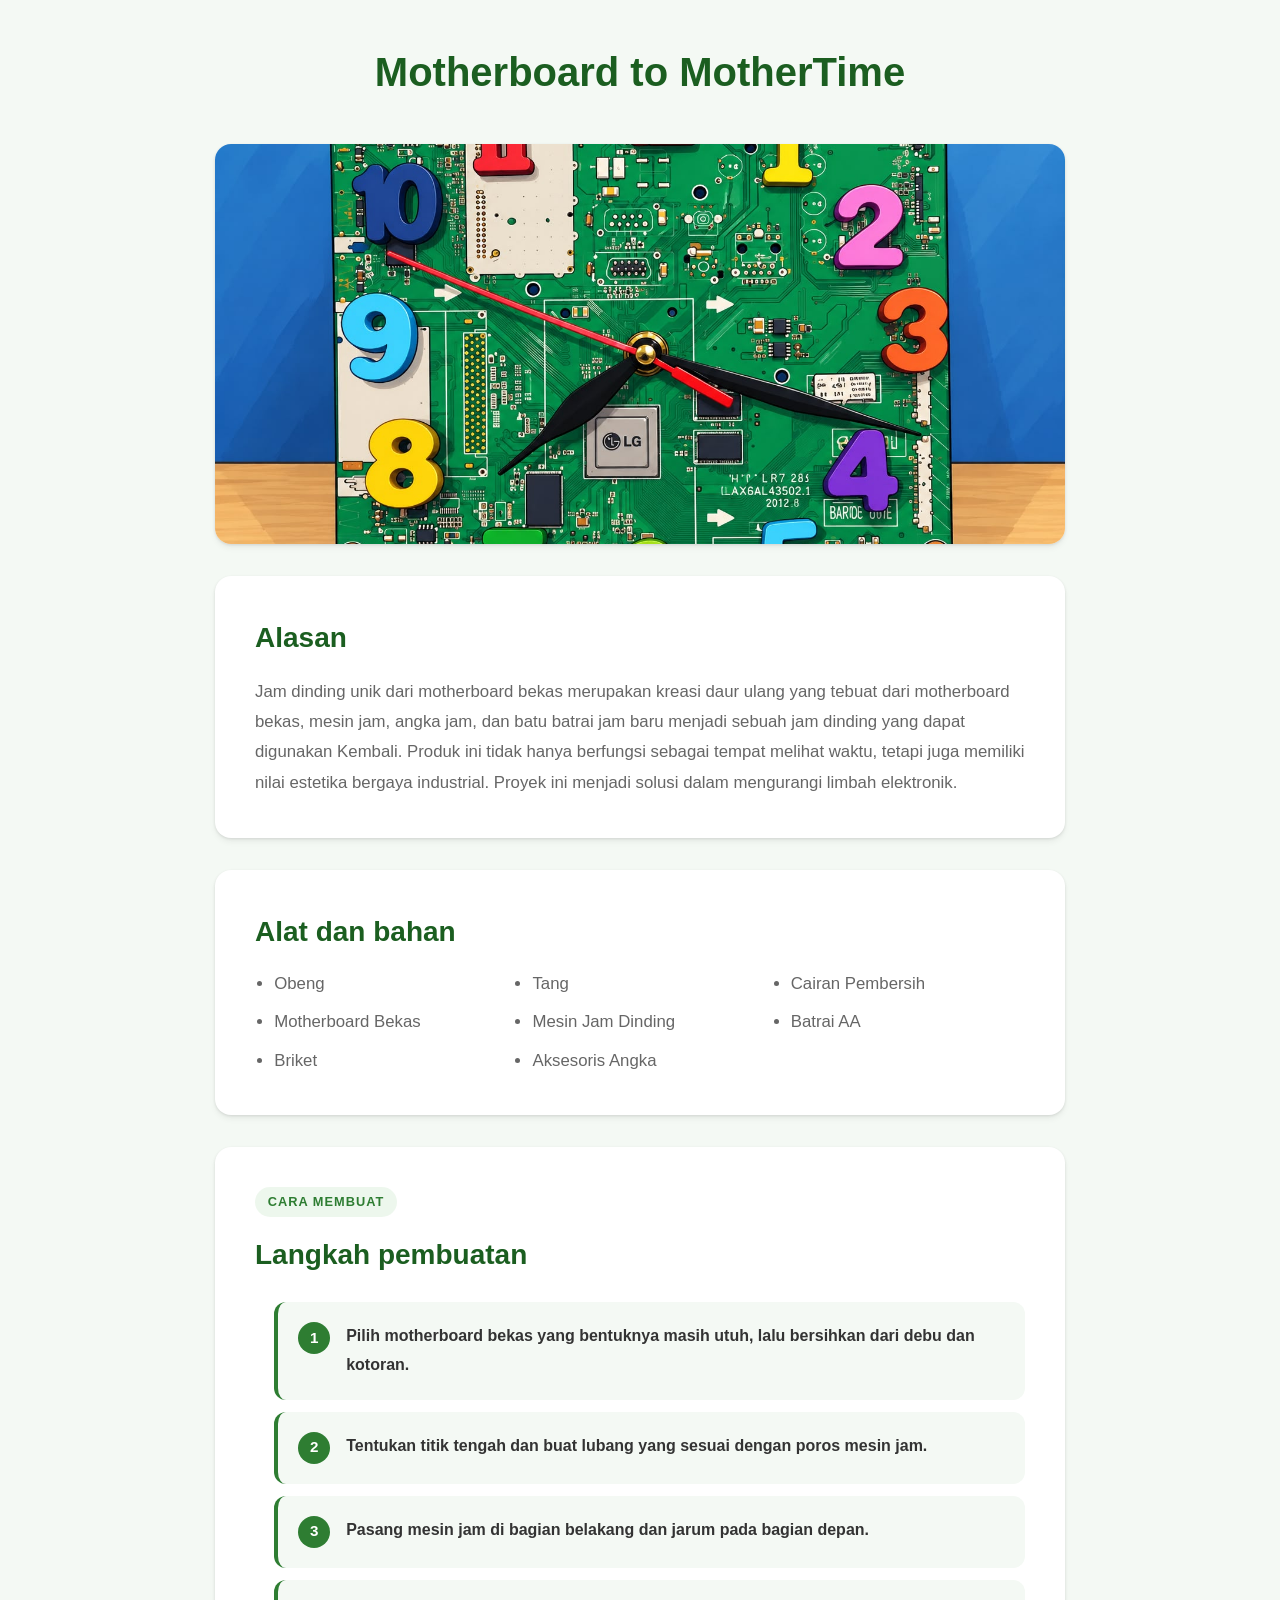
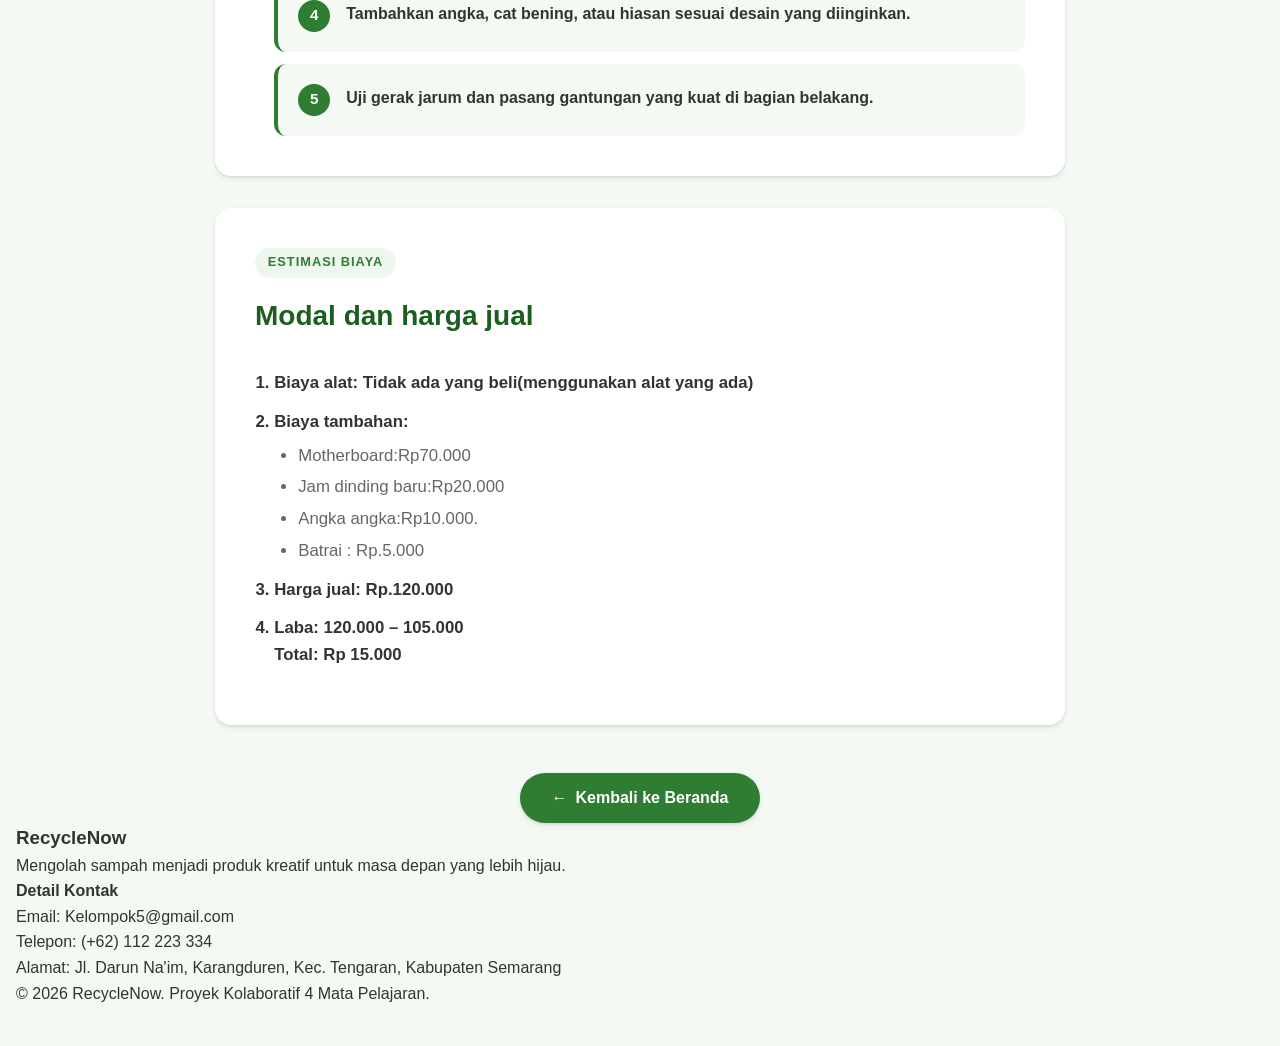
<file: ipas/produk1.html>
<!DOCTYPE html>
<html lang="id">
<head>
    <meta charset="UTF-8">
    <meta name="viewport" content="width=device-width, initial-scale=1.0">
    <title>Jam Motherboard — Sampah Jadi Berkah</title>
    <link rel="stylesheet" href="style.css">
</head>
<body>
  
    <main class="main-container">
        
        <!-- Header Judul -->
        <header class="page-header">
            <h1>Motherboard to MotherTime</h1>
        </header>

        <!-- Gambar Utama -->
        <div class="hero-image-card">
            <img src="../images/WhatsApp Image 2026-10-29 at 12.10.19.jpeg">
        </div>

        <!-- Kartu 1: Produk Daur Ulang Elektronik -->
        <section class="content-card">
            <h2>Alasan</h2>
            <p>Jam dinding unik dari motherboard bekas merupakan kreasi daur ulang yang tebuat dari motherboard bekas, mesin jam, angka jam, dan batu batrai jam baru menjadi sebuah jam dinding yang dapat digunakan Kembali. Produk ini tidak hanya berfungsi sebagai tempat melihat waktu, tetapi juga memiliki nilai estetika bergaya industrial. Proyek ini menjadi solusi dalam mengurangi limbah elektronik.</p>
        </section>

        <!-- Kartu 2: Alat dan Bahan -->
        <section class="content-card">
            <h2>Alat dan bahan</h2>
            <ul>
                <li>Obeng</li>
                <li>Tang</li>
                <li>Cairan Pembersih</li>
                <li>Motherboard Bekas	</li>
                <li>Mesin Jam Dinding</li>
                <li>Batrai AA</li>
                <li>Briket</li>
                <li>Aksesoris Angka</li>
           </ul>
        </section>

        <!-- Kartu 4: Cara Membuat -->
        <section class="content-card">
            <span class="section-tag">CARA MEMBUAT</span>
            <h2>Langkah pembuatan</h2>
            <ol class="step-list">
                <li>
                    <span class="step-num">1</span>
                    <p>Pilih motherboard bekas yang bentuknya masih utuh, lalu bersihkan dari debu dan kotoran.</p>
                </li>
                <li>
                    <span class="step-num">2</span>
                    <p>Tentukan titik tengah dan buat lubang yang sesuai dengan poros mesin jam.</p>
                </li>
                <li>
                    <span class="step-num">3</span>
                    <p>Pasang mesin jam di bagian belakang dan jarum pada bagian depan.</p>
                </li>
                <li>
                    <span class="step-num">4</span>
                    <p>Tambahkan angka, cat bening, atau hiasan sesuai desain yang diinginkan.</p>
                </li>
                <li>
                    <span class="step-num">5</span>
                    <p>Uji gerak jarum dan pasang gantungan yang kuat di bagian belakang.</p>
                </li>
            </ol>
        </section>

        <!-- Kartu 5: Estimasi Biaya -->
        <section class="content-card">
            <span class="section-tag">ESTIMASI BIAYA</span>
            <h2>Modal dan harga jual</h2>
             <p>
                    <ol>
                        <li>Biaya alat: Tidak ada yang beli(menggunakan alat yang ada)</li>
                        <li>Biaya tambahan:
                              <ul type="dics">
                                  <li>Motherboard:Rp70.000</li>
                                  <li>Jam dinding baru:Rp20.000</li>
                                  <li>Angka angka:Rp10.000.</li>
                                  <li>Batrai : Rp.5.000</li>
                              </ul>
                       </li>
                       <li>Harga jual: Rp.120.000</li>
                       <li>Laba: 120.000 – 105.000<br>Total: Rp 15.000</li>
                    </ol>
              </p>
        </section>

        <!-- Tombol Kembali ke Beranda -->
        <div class="back-btn-container">
            <a href="../index.html" class="btn-kembali">
                <span>←</span>
                <span>Kembali ke Beranda</span>
            </a>
        </div>

    </main>
<footer class="footer">
    <div class="container">
        <h3>RecycleNow</h3>

        <p>
            Mengolah sampah menjadi produk kreatif
            untuk masa depan yang lebih hijau.
        </p>

        <div class="footer-contact">
            <h4>Detail Kontak</h4>

            <p>Email: Kelompok5@gmail.com</p>
            <p>Telepon: (+62) 112 223 334</p>
            <p>
                Alamat: Jl. Darun Na'im, Karangduren,
                Kec. Tengaran, Kabupaten Semarang
            </p>
        </div>

        <p class="copyright">
            &copy; 2026 RecycleNow.
            Proyek Kolaboratif 4 Mata Pelajaran.
        </p>
    </div>
</footer>
</body>
</html>
</file>
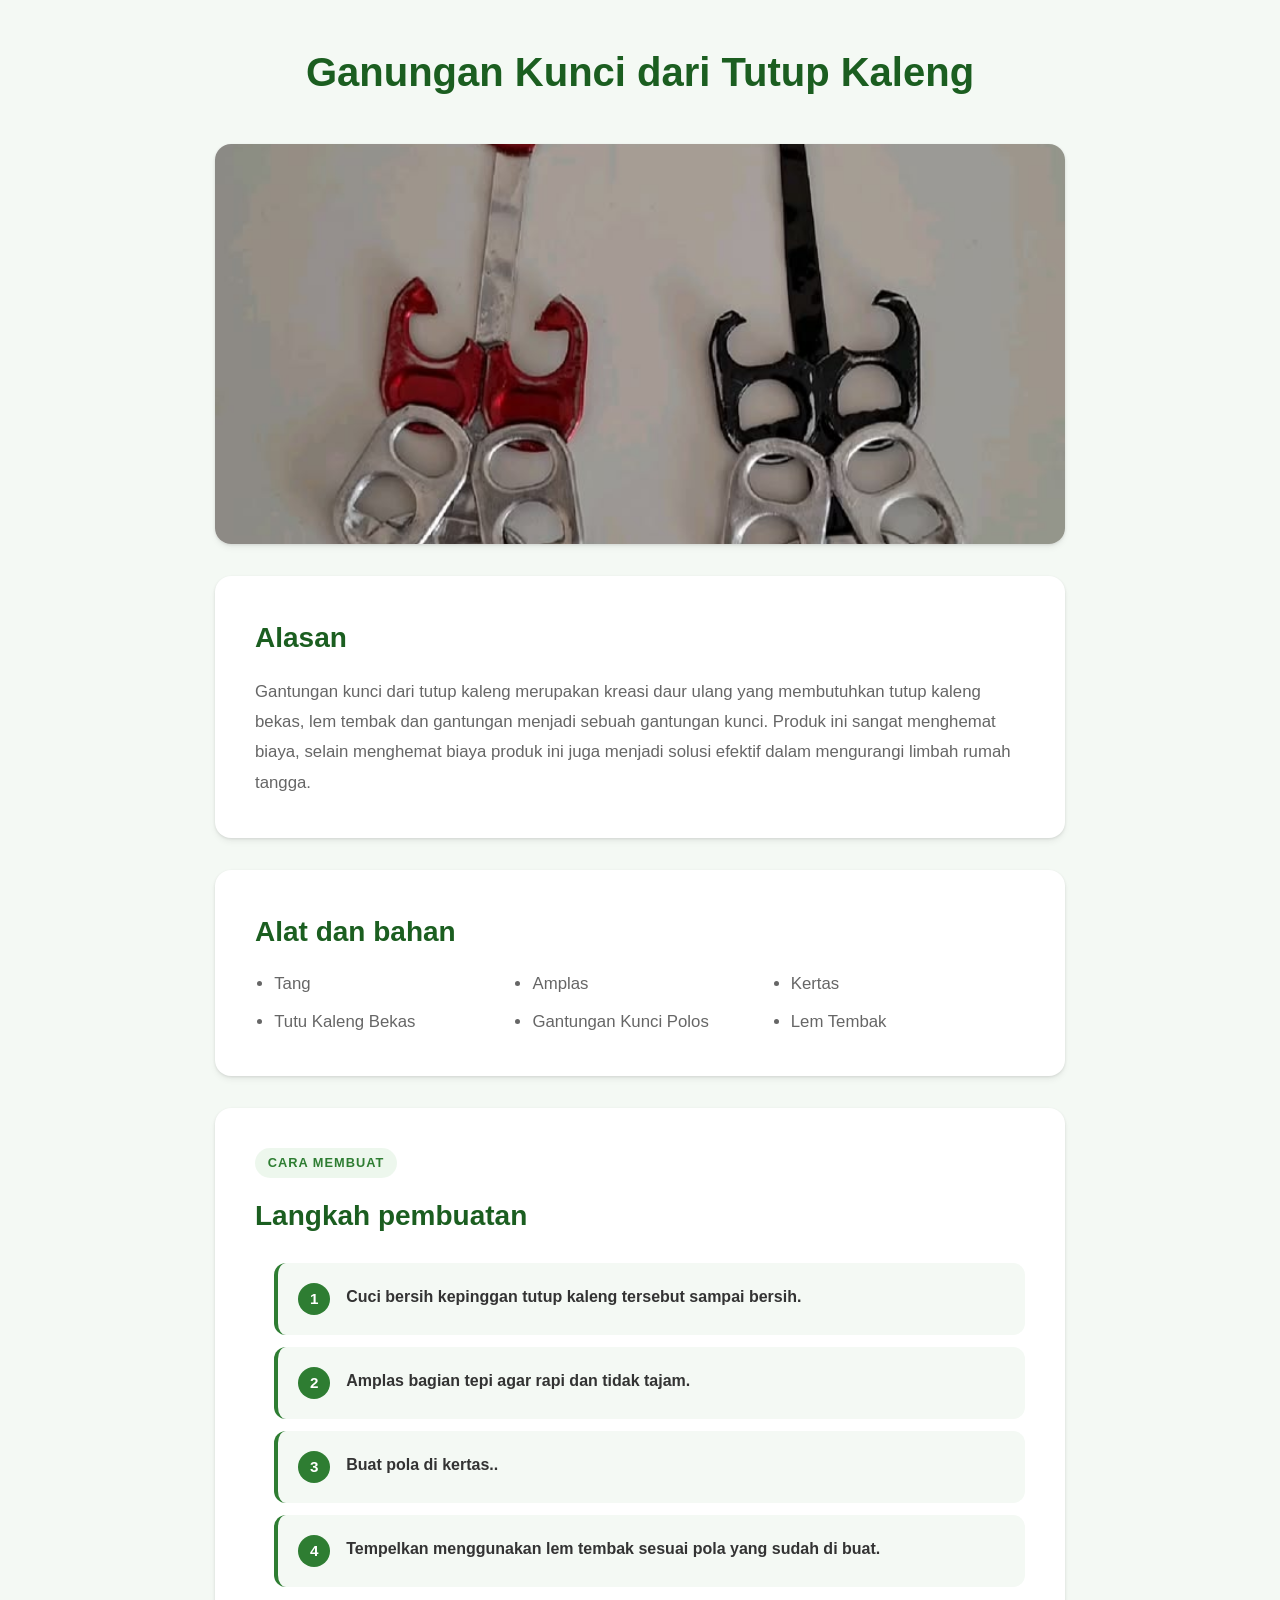
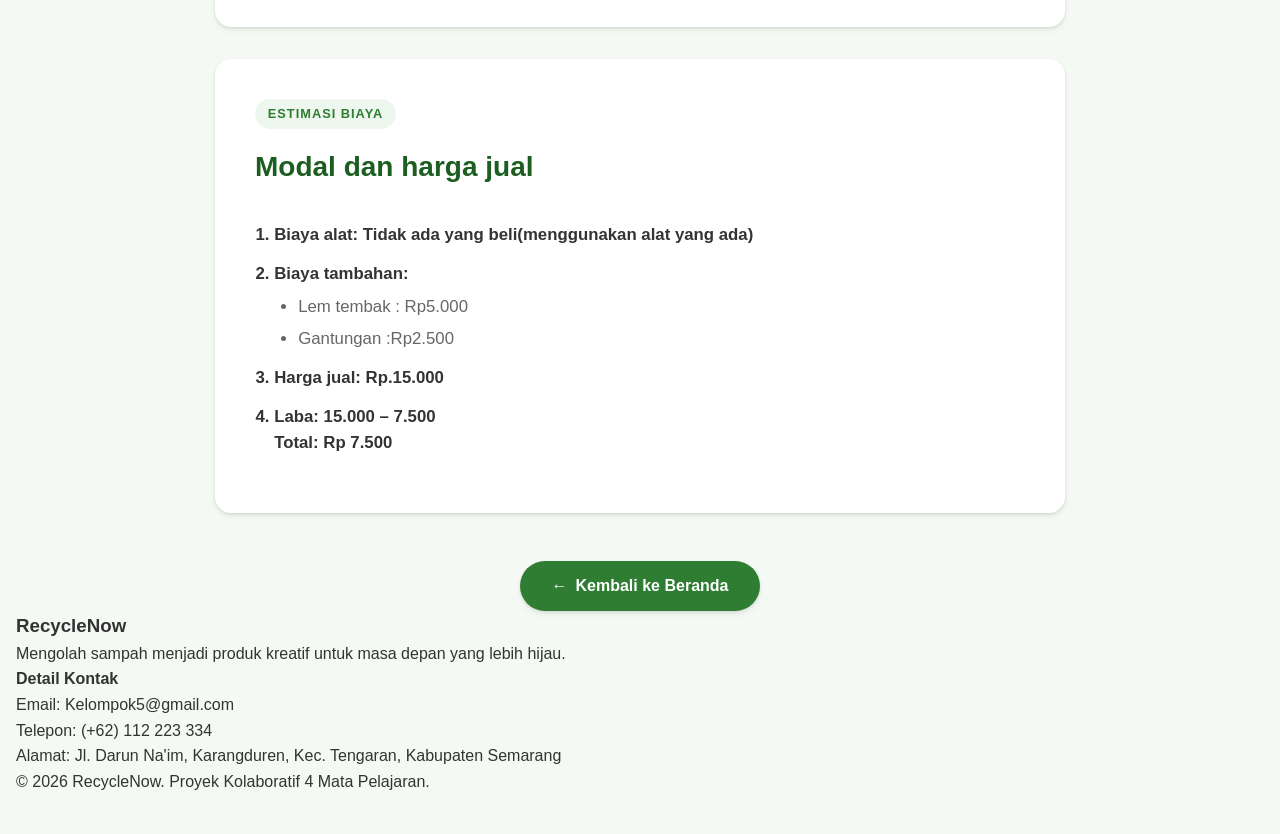
<file: ipas/produk2.html>
<!DOCTYPE html>
<html lang="en">
<head>
    <meta charset="UTF-8">
    <meta name="viewport" content="width=device-width, initial-scale=1.0">
    <title>Document</title>
    <link rel="stylesheet" href="style.css">
</head>
<body>
    <main class="main-container">
        
        <!-- Header Judul -->
        <header class="page-header">
            <h1>Ganungan Kunci dari Tutup Kaleng</h1>
            <div class="header-line"></div>
        </header>

        <!-- Gambar Utama -->
        <div class="hero-image-card">
            <img src="../images/WhatsApp Image 2026-10-26 at 21.09.02.jpeg">
        </div>

        <!-- Kartu 1: Produk Daur Ulang Elektronik -->
        <section class="content-card">
            <h2>Alasan</h2>
            <p>Gantungan kunci dari tutup kaleng merupakan kreasi daur ulang yang membutuhkan tutup kaleng bekas, lem tembak dan gantungan menjadi sebuah gantungan kunci. Produk ini sangat menghemat biaya, selain menghemat biaya produk ini juga menjadi solusi efektif dalam mengurangi limbah rumah tangga.</p>
        </section>

        <!-- Kartu 2: Alat dan Bahan -->
        <section class="content-card">
            <h2>Alat dan bahan</h2>
            <ul>
                <li>Tang</li>
                <li>Amplas</li>
                <li>Kertas</li>
                <li>Tutu Kaleng Bekas</li>
                <li>Gantungan Kunci Polos</li>
                <li>Lem Tembak</li>
            </ul>
        </section>

        <!-- Kartu 4: Cara Membuat -->
        <section class="content-card">
            <span class="section-tag">CARA MEMBUAT</span>
            <h2>Langkah pembuatan</h2>
            <ol class="step-list">
                <li>
                    <span class="step-num">1</span>
                    <p>Cuci bersih kepinggan tutup kaleng tersebut sampai bersih.</p>
                </li>
                <li>
                    <span class="step-num">2</span>
                    <p>Amplas bagian tepi agar rapi dan tidak tajam.</p>
                </li>
                <li>
                    <span class="step-num">3</span>
                    <p>Buat pola di kertas..</p>
                </li>
                <li>
                    <span class="step-num">4</span>
                    <p>Tempelkan menggunakan lem tembak sesuai pola yang sudah di buat.</p>
                </li>
            </ol>
        </section>

        <!-- Kartu 5: Estimasi Biaya -->
        <section class="content-card">
            <span class="section-tag">ESTIMASI BIAYA</span>
            <h2>Modal dan harga jual</h2>
             <p>
                <ol>
                   <li>Biaya alat: Tidak ada yang beli(menggunakan alat yang ada)</li>
                   <li>Biaya tambahan:
                       <ul type="dics">
                            <li>Lem tembak : Rp5.000</li>
                            <li>Gantungan :Rp2.500</li>
                        </ul>
                    </li>
                    <li>Harga jual: Rp.15.000</li>
                    <li>Laba: 15.000 – 7.500<br>Total: Rp 7.500</li>
                </ol>
              </p>
        </section>

        <!-- Tombol Kembali ke Beranda -->
        <div class="back-btn-container">
            <a href="../index.html" class="btn-kembali">
                <span>←</span>
                <span>Kembali ke Beranda</span>
            </a>
        </div>

    </main>
   <footer class="footer">
    <div class="container">
        <h3>RecycleNow</h3>

        <p>
            Mengolah sampah menjadi produk kreatif
            untuk masa depan yang lebih hijau.
        </p>

        <div class="footer-contact">
            <h4>Detail Kontak</h4>

            <p>Email: Kelompok5@gmail.com</p>
            <p>Telepon: (+62) 112 223 334</p>
            <p>
                Alamat: Jl. Darun Na'im, Karangduren,
                Kec. Tengaran, Kabupaten Semarang
            </p>
        </div>

        <p class="copyright">
            &copy; 2026 RecycleNow.
            Proyek Kolaboratif 4 Mata Pelajaran.
        </p>
    </div>
</footer>
</body>
</html>
</file>
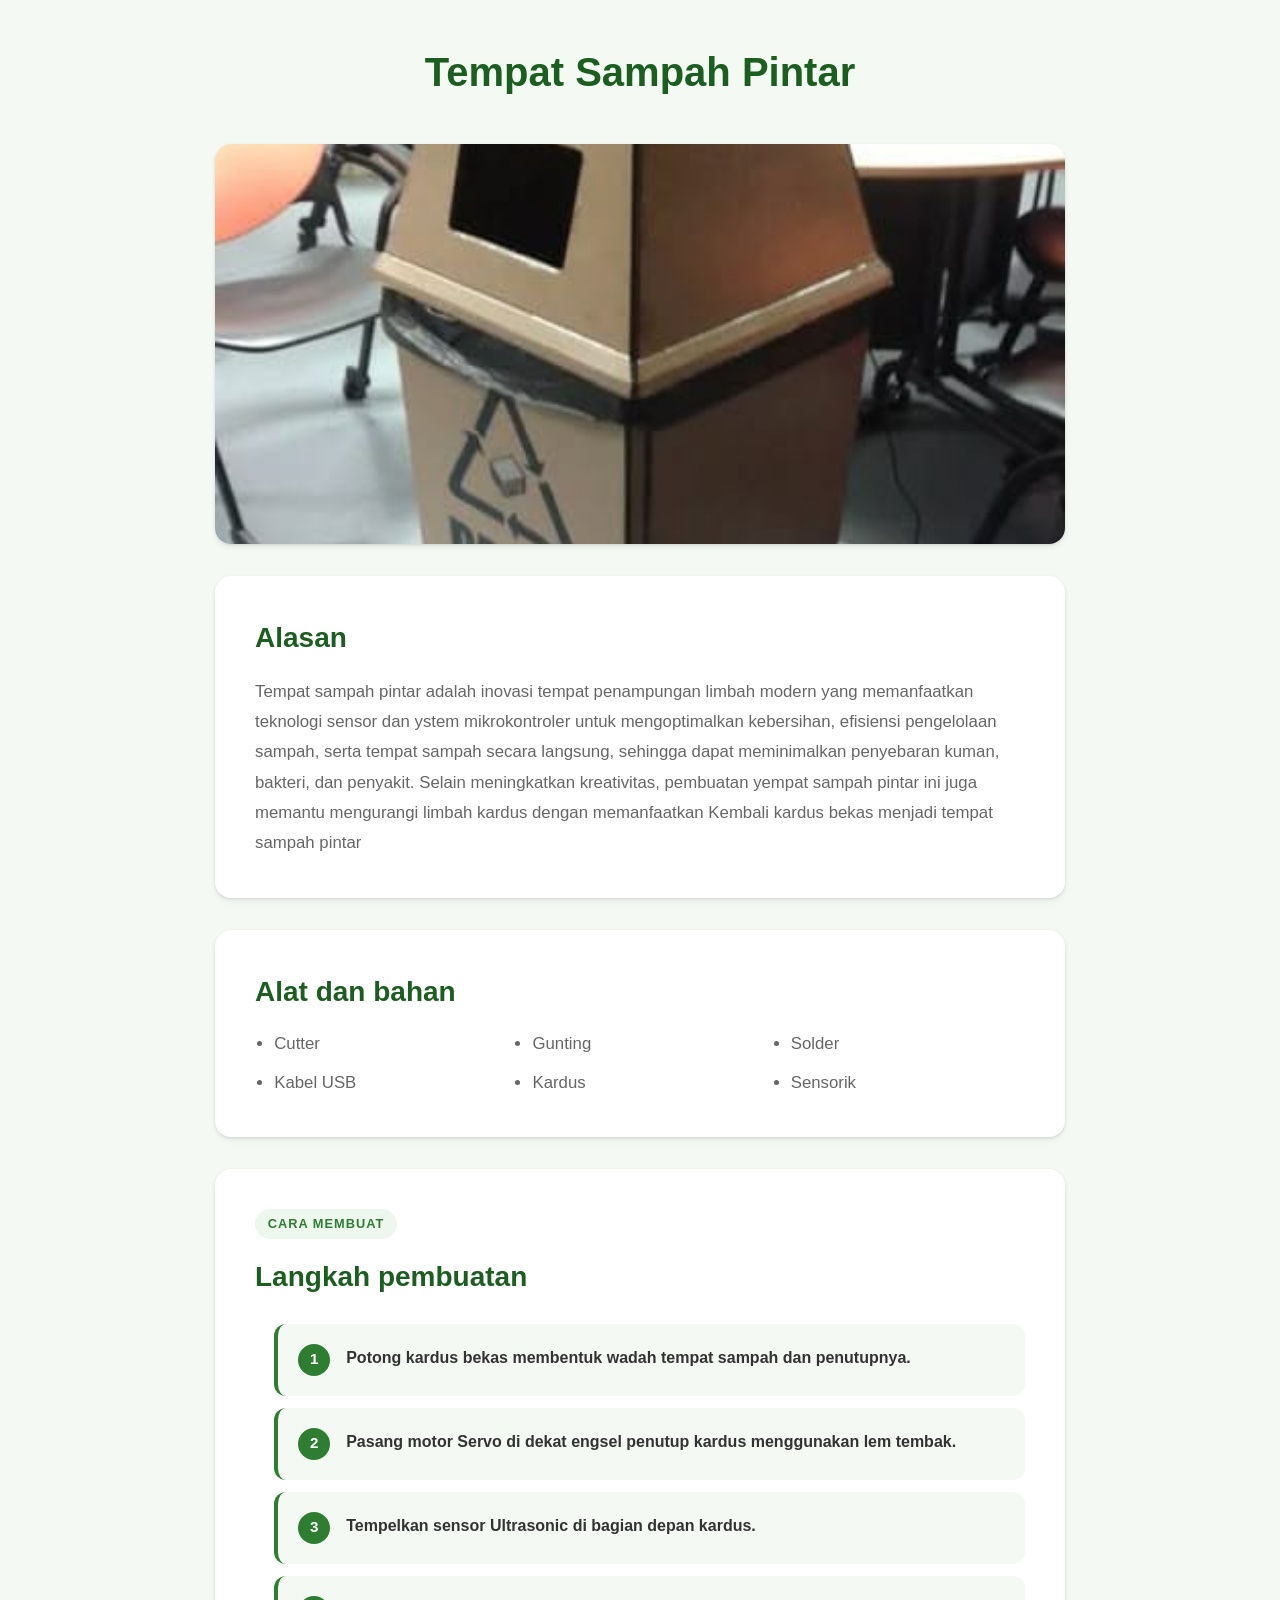
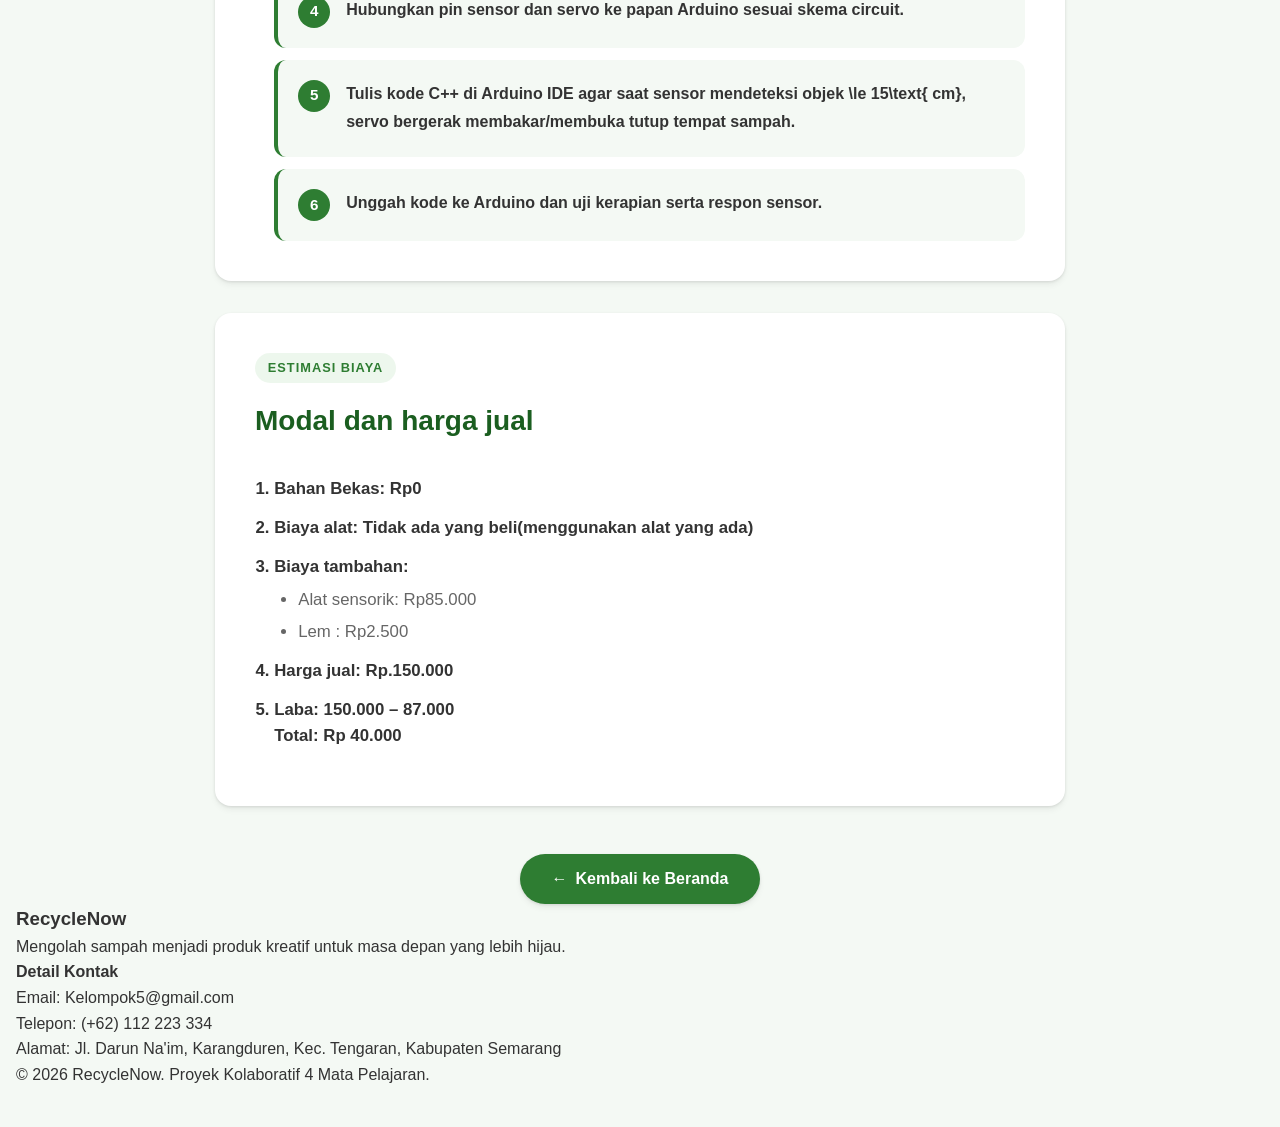
<file: ipas/produk3.html>
<!DOCTYPE html>
<html lang="en">
<head>
    <meta charset="UTF-8">
    <meta name="viewport" content="width=device-width, initial-scale=1.0">
    <title>Document</title>
    <link rel="stylesheet" href="style.css">
</head>
<body>
    <main class="main-container">
        
        <!-- Header Judul -->
        <header class="page-header">
            <h1>Tempat Sampah Pintar</h1>
        </header>

        <!-- Gambar Utama -->
        <div class="hero-image-card">
            <img src="../images/WhatsApp Image 2026-10-27 at 14.06.28.jpeg">
        </div>

        <!-- Kartu 1: Produk Daur Ulang Elektronik -->
        <section class="content-card">
            <h2>Alasan</h2>
            <p>Tempat sampah pintar adalah inovasi tempat penampungan limbah modern yang memanfaatkan teknologi sensor dan  ystem mikrokontroler untuk mengoptimalkan kebersihan, efisiensi pengelolaan sampah, serta tempat sampah secara langsung, sehingga dapat meminimalkan penyebaran kuman, bakteri, dan penyakit. Selain meningkatkan kreativitas, pembuatan yempat sampah pintar ini juga memantu mengurangi limbah kardus dengan memanfaatkan Kembali kardus bekas menjadi tempat sampah pintar</p>
        </section>

        <!-- Kartu 2: Alat dan Bahan -->
        <section class="content-card">
            <h2>Alat dan bahan</h2>
            <ul>
                <li>Cutter</li>
                <li>Gunting</li>
                <li>Solder</li>
                <li>Kabel USB</li>
                <li>Kardus</li>
                <li>Sensorik</li>
            </ul>
        </section>

        <!-- Kartu 4: Cara Membuat -->
        <section class="content-card">
            <span class="section-tag">CARA MEMBUAT</span>
            <h2>Langkah pembuatan</h2>
            <ol class="step-list">
                <li>
                    <span class="step-num">1</span>
                    <p>Potong kardus bekas membentuk wadah tempat sampah dan penutupnya.</p>
                </li>
                <li>
                    <span class="step-num">2</span>
                    <p>Pasang motor Servo di dekat engsel penutup kardus menggunakan lem tembak.</p>
                </li>
                <li>
                    <span class="step-num">3</span>
                    <p>Tempelkan sensor Ultrasonic di bagian depan kardus.</p>
                </li>
                <li>
                    <span class="step-num">4</span>
                    <p>Hubungkan pin sensor dan servo ke papan Arduino sesuai skema circuit.</p>
                </li>
                <li>
                    <span class="step-num">5</span>
                    <p>Tulis kode C++ di Arduino IDE agar saat sensor mendeteksi objek \le 15\text{ cm}, servo bergerak membakar/membuka tutup tempat sampah.</p>
                </li>
                <li>
                    <span class="step-num">6</span>
                    <p>Unggah kode ke Arduino dan uji kerapian serta respon sensor.</p>
                </li>
            </ol>
        </section>

        <!-- Kartu 5: Estimasi Biaya -->
        <section class="content-card">
            <span class="section-tag">ESTIMASI BIAYA</span>
            <h2>Modal dan harga jual</h2>
             <p>
                <ol>
                     <li>Bahan Bekas: Rp0</li>
                     <li>Biaya alat: Tidak ada yang beli(menggunakan alat yang ada)</li>
                     <li>Biaya tambahan:
                       <ul type="dics">
                            <li>Alat sensorik: Rp85.000</li>
                            <li>Lem : Rp2.500</li>
                        </ul>
                     </li>
                     <li>Harga jual: Rp.150.000</li>
                     <li>Laba: 150.000 – 87.000<br>Total: Rp 40.000</li>
                </ol>
            </p>
        </section>

        <!-- Tombol Kembali ke Beranda -->
        <div class="back-btn-container">
            <a href="../index.html" class="btn-kembali">
                <span>←</span>
                <span>Kembali ke Beranda</span>
            </a>
        </div>

    </main>
<footer class="footer">
    <div class="container">
        <h3>RecycleNow</h3>

        <p>
            Mengolah sampah menjadi produk kreatif
            untuk masa depan yang lebih hijau.
        </p>

        <div class="footer-contact">
            <h4>Detail Kontak</h4>

            <p>Email: Kelompok5@gmail.com</p>
            <p>Telepon: (+62) 112 223 334</p>
            <p>
                Alamat: Jl. Darun Na'im, Karangduren,
                Kec. Tengaran, Kabupaten Semarang
            </p>
        </div>

        <p class="copyright">
            &copy; 2026 RecycleNow.
            Proyek Kolaboratif 4 Mata Pelajaran.
        </p>
    </div>
</footer>
</body>
</html>
</file>
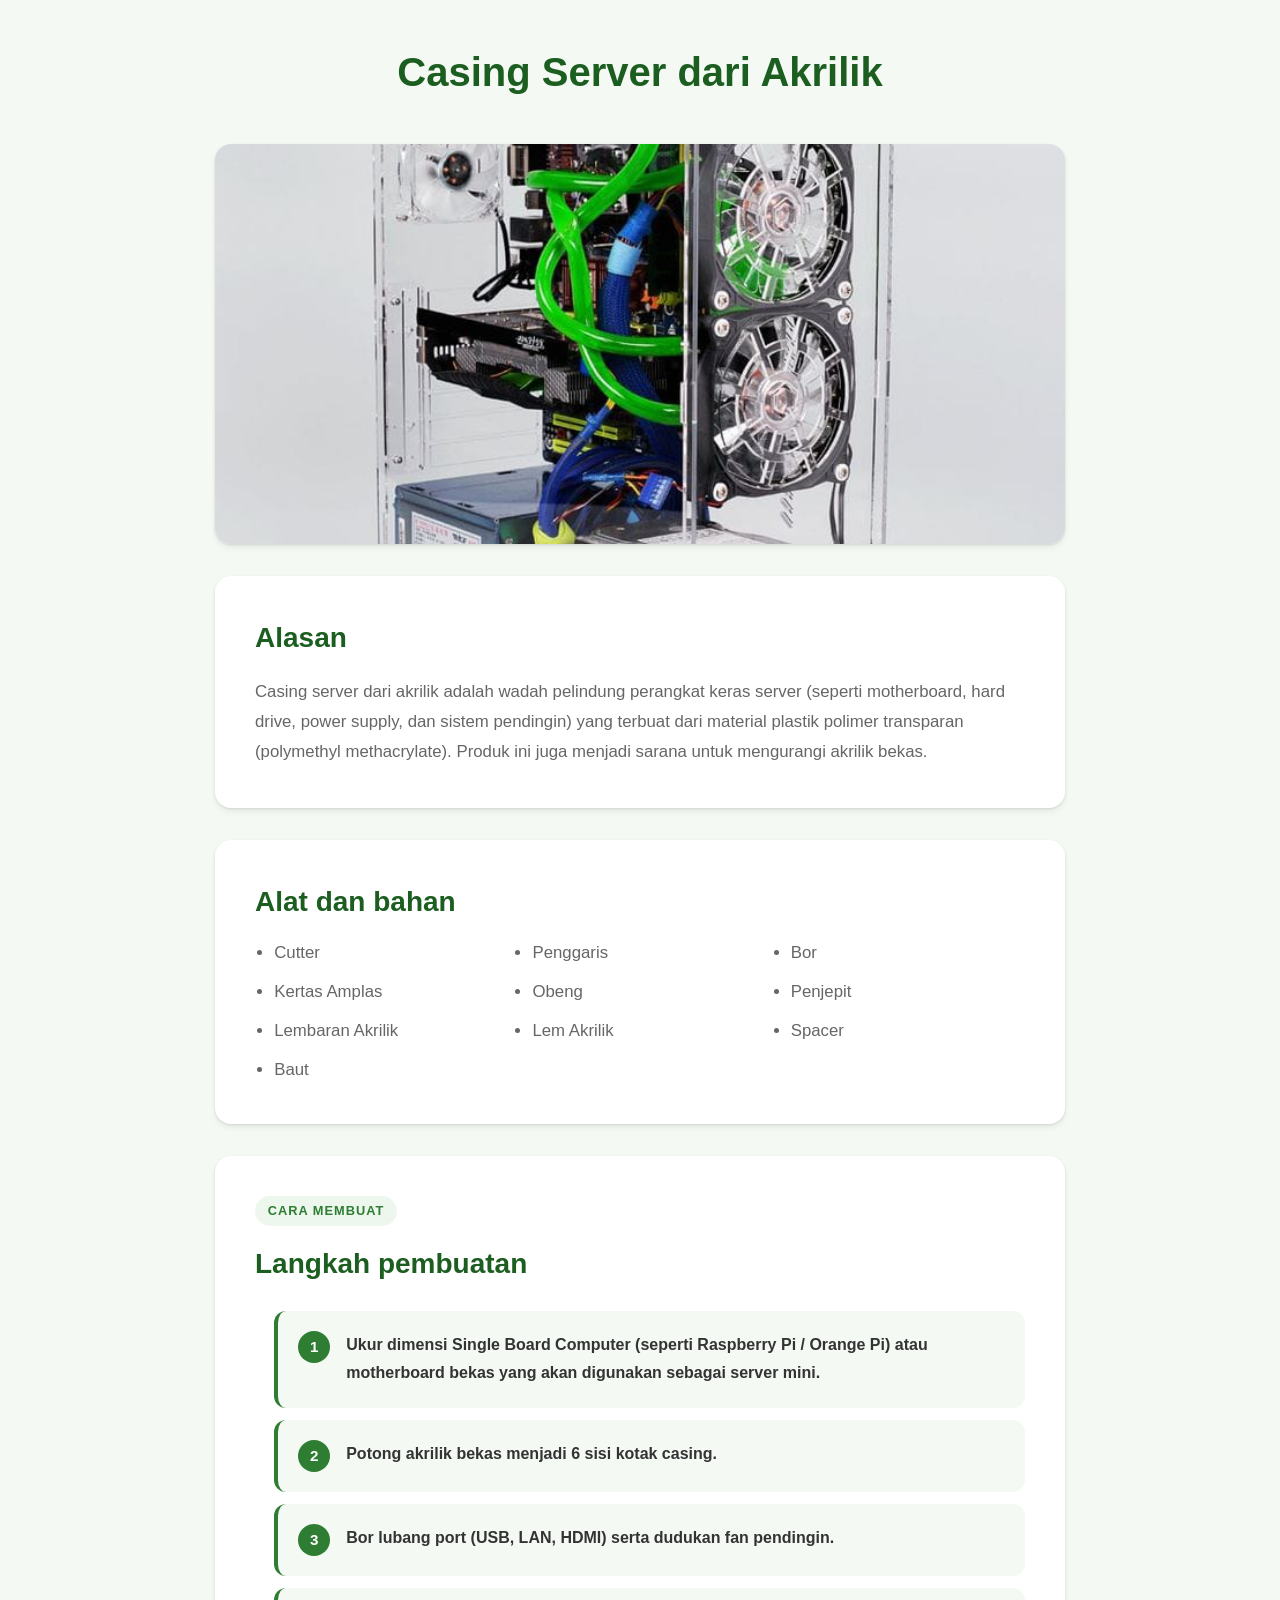
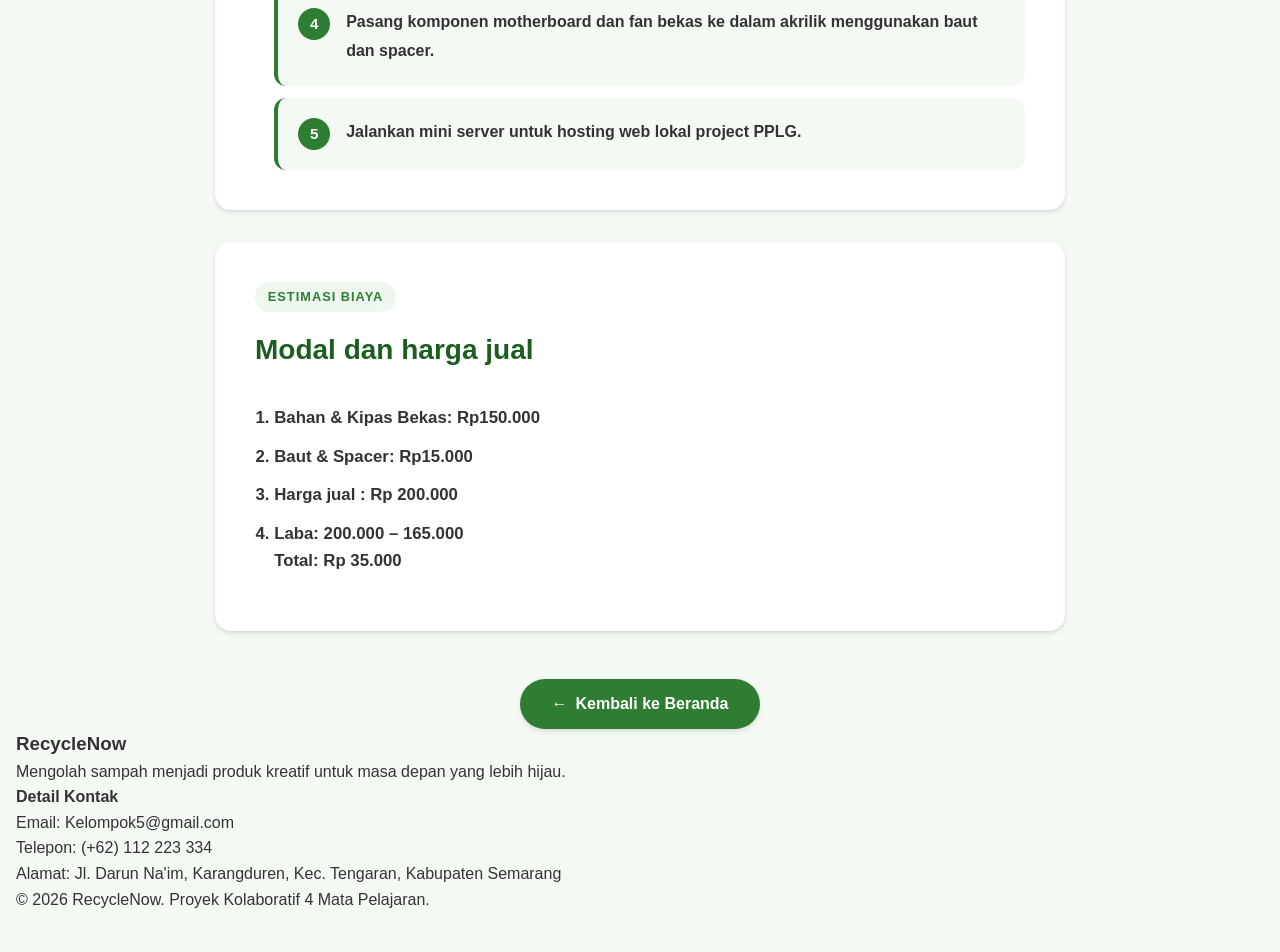
<file: ipas/produk4.html>
<!DOCTYPE html>
<html lang="en">
<head>
    <meta charset="UTF-8">
    <meta name="viewport" content="width=device-width, initial-scale=1.0">
    <title>Document</title>
    <link rel="stylesheet" href="style.css">
</head>
<body>
    <main class="main-container">
        
        <!-- Header Judul -->
        <header class="page-header">
            <h1>Casing Server dari Akrilik</h1>
        </header>

        <!-- Gambar Utama -->
        <div class="hero-image-card">
            <img src="../images/WhatsApp Image 2026-10-27 at 14.06.32.jpeg">
        </div>

        <!-- Kartu 1: Produk Daur Ulang Elektronik -->
        <section class="content-card">
            <h2>Alasan</h2>
            <p>Casing server dari akrilik adalah wadah pelindung perangkat keras server (seperti motherboard, hard drive, power supply, dan sistem pendingin) yang terbuat dari material plastik polimer transparan (polymethyl methacrylate). Produk ini juga menjadi sarana untuk mengurangi akrilik bekas.</p>
        </section>

        <!-- Kartu 2: Alat dan Bahan -->
        <section class="content-card">
            <h2>Alat dan bahan</h2>
            <ul>
                 <li>Cutter</li>
                 <li>Penggaris</li>
                 <li>Bor</li>
                 <li>Kertas Amplas</li>
                 <li>Obeng</li>
                 <li>Penjepit</li>
                 <li>Lembaran Akrilik</li>
                 <li>Lem Akrilik</li>
                 <li>Spacer</li>
                 <li>Baut</li>
            </ul>
        </section>

        <!-- Kartu 4: Cara Membuat -->
        <section class="content-card">
            <span class="section-tag">CARA MEMBUAT</span>
            <h2>Langkah pembuatan</h2>
            <ol class="step-list">
                <li>
                    <span class="step-num">1</span>
                    <p>Ukur dimensi Single Board Computer (seperti Raspberry Pi / Orange Pi) atau motherboard bekas yang akan digunakan sebagai server mini.</p>
                </li>
                <li>
                    <span class="step-num">2</span>
                    <p>Potong akrilik bekas menjadi 6 sisi kotak casing.</p>
                </li>
                <li>
                    <span class="step-num">3</span>
                    <p>Bor lubang port (USB, LAN, HDMI) serta dudukan fan pendingin.</p>
                </li>
                <li>
                    <span class="step-num">4</span>
                    <p>Pasang komponen motherboard dan fan bekas ke dalam akrilik menggunakan baut dan spacer.</p>
                </li>
                <li>
                    <span class="step-num">5</span>
                    <p>Jalankan mini server untuk hosting web lokal project PPLG.</p>
                </li>
            </ol>
        </section>

        <!-- Kartu 5: Estimasi Biaya -->
        <section class="content-card">
            <span class="section-tag">ESTIMASI BIAYA</span>
            <h2>Modal dan harga jual</h2>
             <p>
                <ol>
                    <li>Bahan & Kipas Bekas: Rp150.000</li>
                    <li>Baut & Spacer:  Rp15.000</li>
                    <li>Harga jual : Rp 200.000</li>
                    <li>Laba: 200.000 – 165.000<br>Total: Rp 35.000</li>
                </ol>
            </p>
        </section>

        <!-- Tombol Kembali ke Beranda -->
        <div class="back-btn-container">
            <a href="../index.html" class="btn-kembali">
                <span>←</span>
                <span>Kembali ke Beranda</span>
            </a>
        </div>
    </main>
 <footer class="footer">
    <div class="container">
        <h3>RecycleNow</h3>

        <p>
            Mengolah sampah menjadi produk kreatif
            untuk masa depan yang lebih hijau.
        </p>

        <div class="footer-contact">
            <h4>Detail Kontak</h4>

            <p>Email: Kelompok5@gmail.com</p>
            <p>Telepon: (+62) 112 223 334</p>
            <p>
                Alamat: Jl. Darun Na'im, Karangduren,
                Kec. Tengaran, Kabupaten Semarang
            </p>
        </div>

        <p class="copyright">
            &copy; 2026 RecycleNow.
            Proyek Kolaboratif 4 Mata Pelajaran.
        </p>
    </div>
</footer>
</body>
</html>
</file>
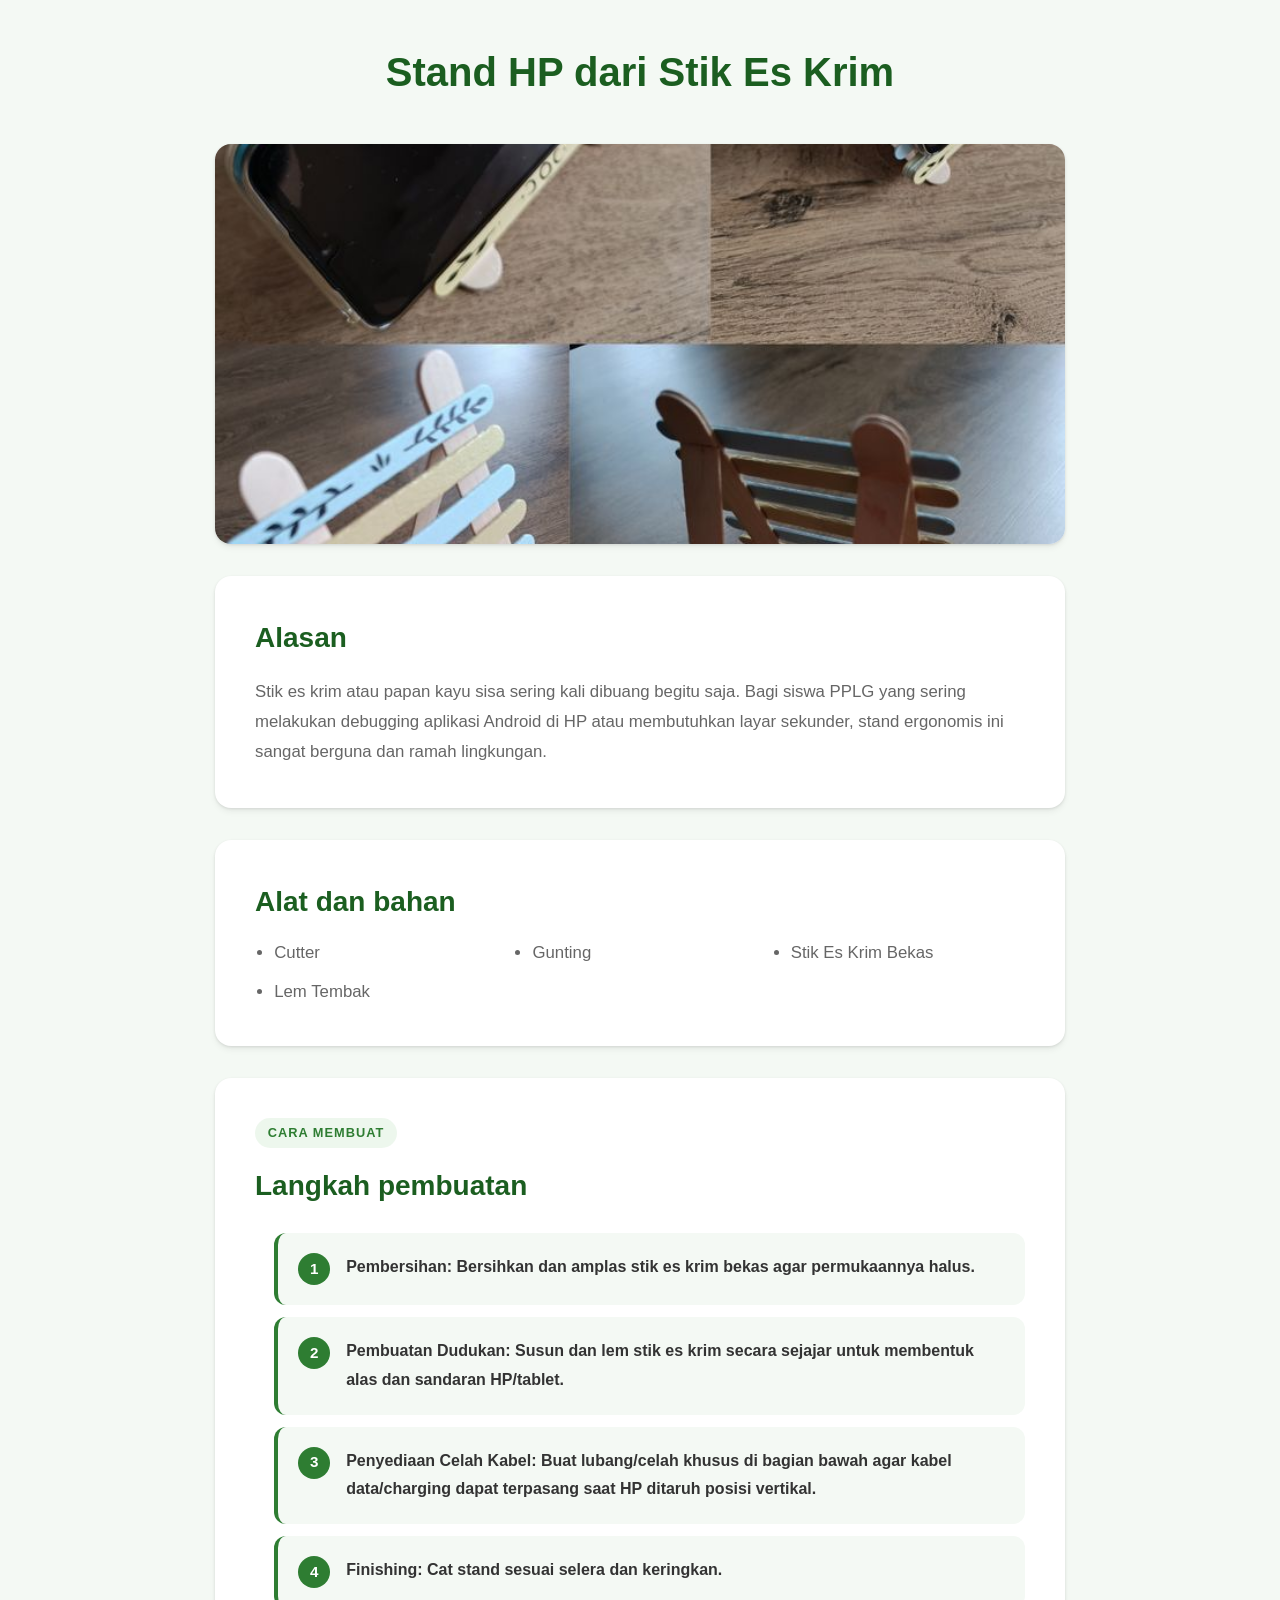
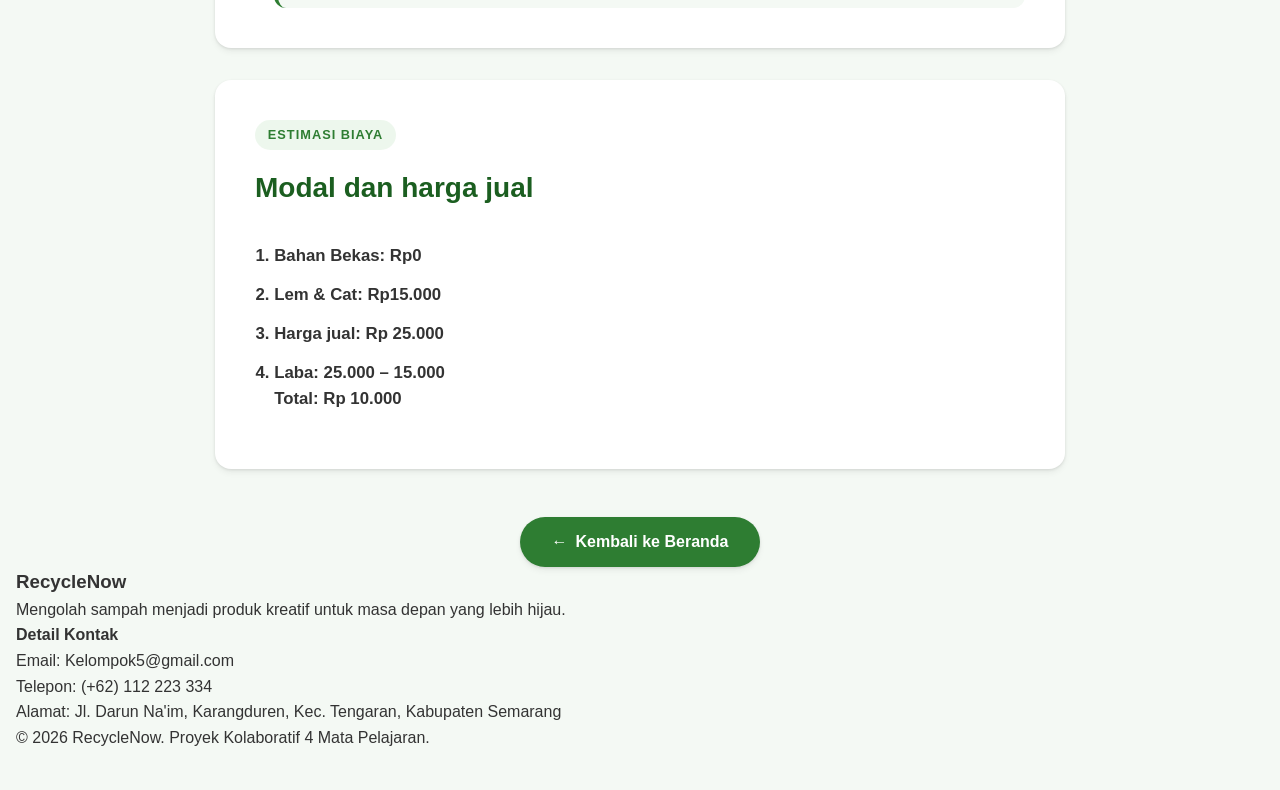
<file: ipas/produk5.html>
<!DOCTYPE html>
<html lang="en">
<head>
    <meta charset="UTF-8">
    <meta name="viewport" content="width=device-width, initial-scale=1.0">
    <title>Document</title>
    <link rel="stylesheet" href="style.css">
</head>
<body>
    <main class="main-container">
        
        <!-- Header Judul -->
        <header class="page-header">
            <h1>Stand HP dari Stik Es Krim</h1>
        </header>

        <!-- Gambar Utama -->
        <div class="hero-image-card">
            <img src="../images/WhatsApp Image 2026-10-27 at 14.06.25.jpeg">
        </div>

        <!-- Kartu 1: Produk Daur Ulang Elektronik -->
        <section class="content-card">
            <h2>Alasan</h2>
            <p>Stik es krim atau papan kayu sisa sering kali dibuang begitu saja. Bagi siswa PPLG yang sering melakukan debugging aplikasi Android di HP atau membutuhkan layar sekunder, stand ergonomis ini sangat berguna dan ramah lingkungan.</p>
        </section>

        <!-- Kartu 2: Alat dan Bahan -->
        <section class="content-card">
            <h2>Alat dan bahan</h2>
            <ul>
                <li>Cutter</li>
                <li>Gunting</li>
                <li>Stik Es Krim Bekas</li>
                <li>Lem Tembak</li>
            </ul>
        </section>

        <!-- Kartu 4: Cara Membuat -->
        <section class="content-card">
            <span class="section-tag">CARA MEMBUAT</span>
            <h2>Langkah pembuatan</h2>
            <ol class="step-list">
                <li>
                    <span class="step-num">1</span>
                    <p>Pembersihan: Bersihkan dan amplas stik es krim bekas agar permukaannya halus.</p>
                </li>
                <li>
                    <span class="step-num">2</span>
                    <p>Pembuatan Dudukan: Susun dan lem stik es krim secara sejajar untuk membentuk alas dan sandaran HP/tablet.</p>
                </li>
                <li>
                    <span class="step-num">3</span>
                    <p>Penyediaan Celah Kabel: Buat lubang/celah khusus di bagian bawah agar kabel data/charging dapat terpasang saat HP ditaruh posisi vertikal.</p>
                </li>
                <li>
                    <span class="step-num">4</span>
                    <p>Finishing: Cat stand sesuai selera dan keringkan.</p>
                </li>
            </ol>
        </section>

        <!-- Kartu 5: Estimasi Biaya -->
        <section class="content-card">
            <span class="section-tag">ESTIMASI BIAYA</span>
            <h2>Modal dan harga jual</h2>
             <p>
                <ol>
                    <li>Bahan Bekas: Rp0</li>
                    <li>Lem & Cat:  Rp15.000</li>
                    <li>Harga jual: Rp 25.000</li>
                    <li>Laba: 25.000 – 15.000<br>Total: Rp 10.000</li>
                </ol>
            </p>
        </section>

        <!-- Tombol Kembali ke Beranda -->
        <div class="back-btn-container">
            <a href="../index.html" class="btn-kembali">
                <span>←</span>
                <span>Kembali ke Beranda</span>
            </a>
        </div>
    </main>
<footer class="footer">
    <div class="container">
        <h3>RecycleNow</h3>

        <p>
            Mengolah sampah menjadi produk kreatif
            untuk masa depan yang lebih hijau.
        </p>

        <div class="footer-contact">
            <h4>Detail Kontak</h4>

            <p>Email: Kelompok5@gmail.com</p>
            <p>Telepon: (+62) 112 223 334</p>
            <p>
                Alamat: Jl. Darun Na'im, Karangduren,
                Kec. Tengaran, Kabupaten Semarang
            </p>
        </div>

        <p class="copyright">
            &copy; 2026 RecycleNow.
            Proyek Kolaboratif 4 Mata Pelajaran.
        </p>
    </div>
</footer>
</body>
</html>
</file>
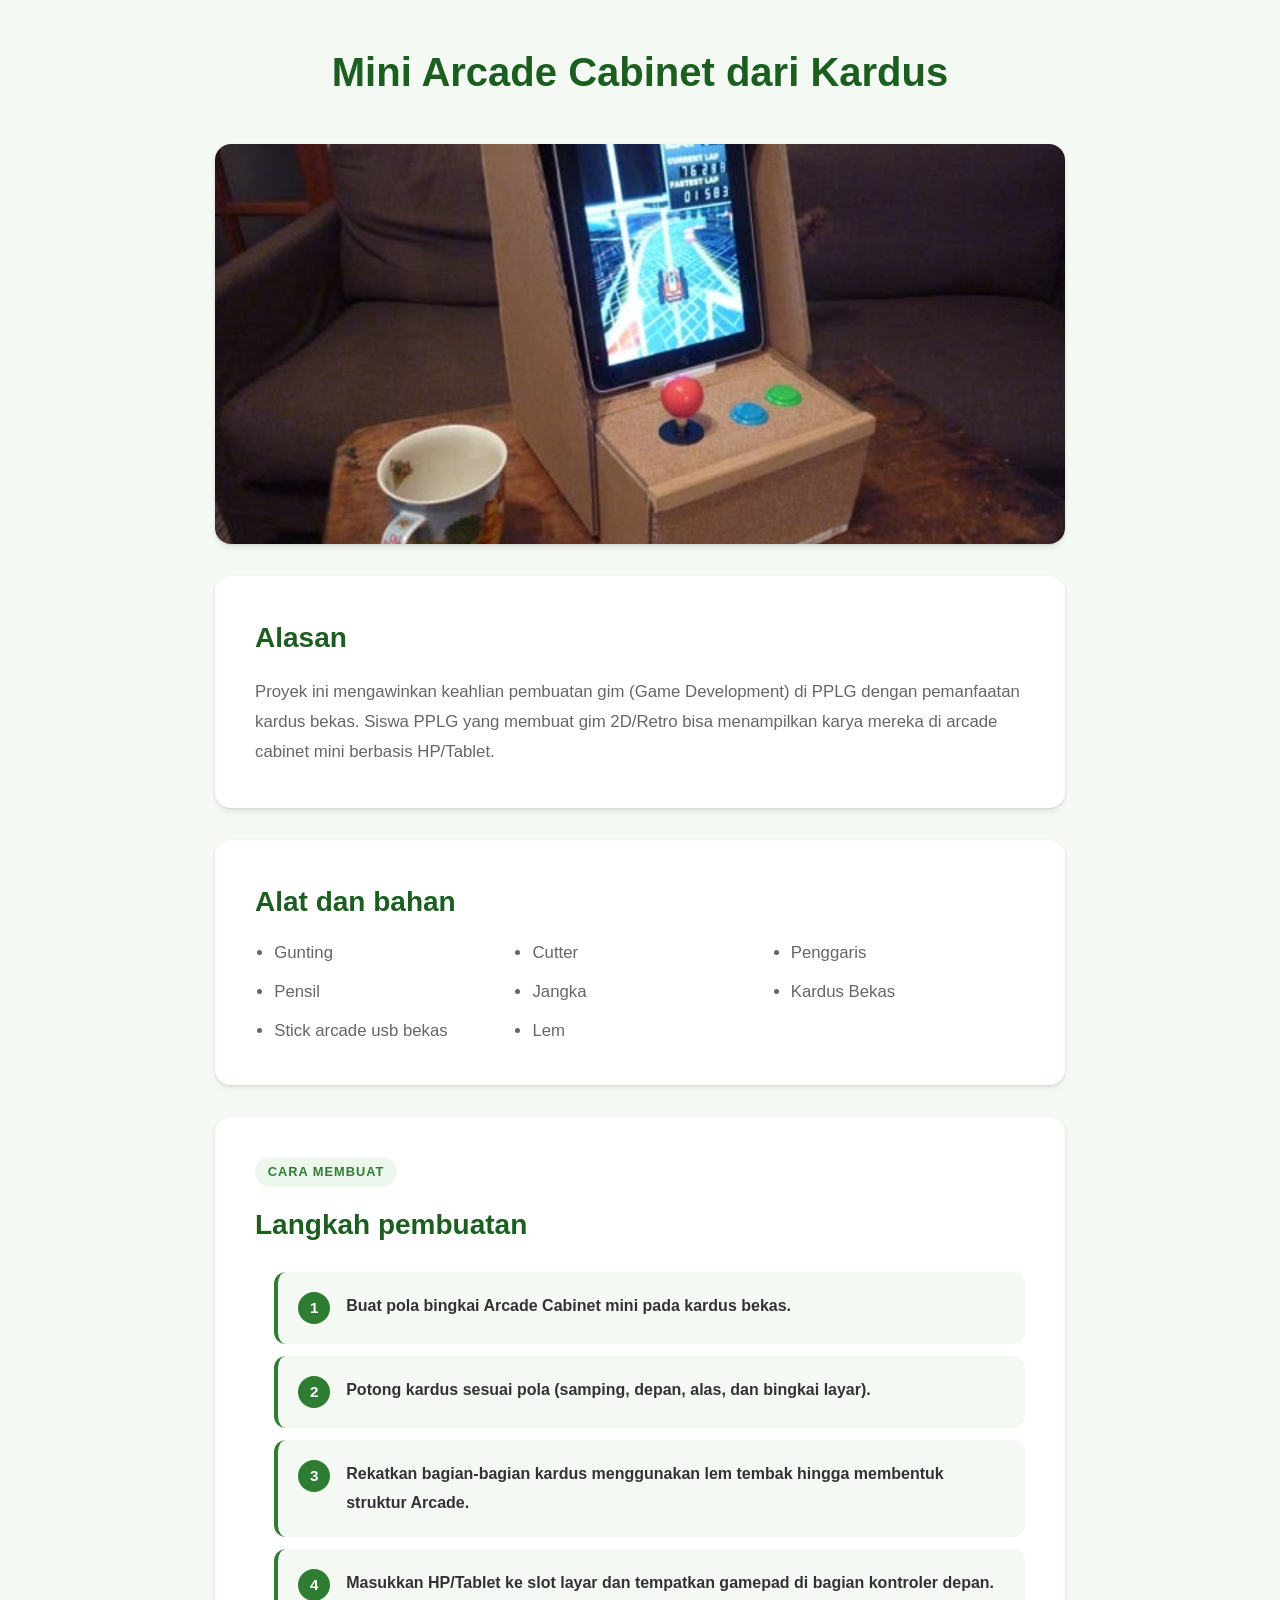
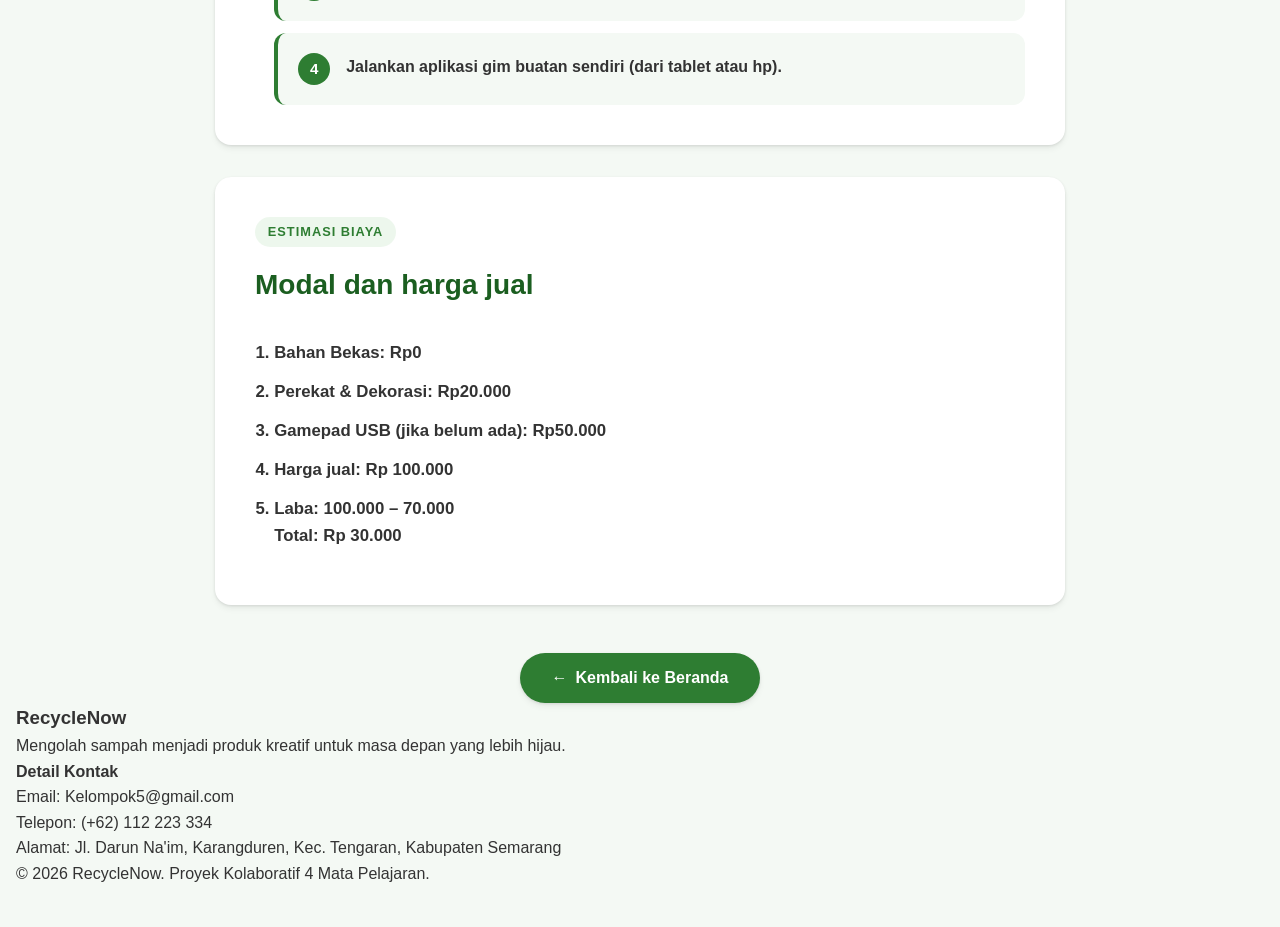
<file: ipas/produk6.html>
<!DOCTYPE html>
<html lang="en">
<head>
    <meta charset="UTF-8">
    <meta name="viewport" content="width=device-width, initial-scale=1.0">
    <title>Document</title>
    <link rel="stylesheet" href="style.css">
</head>
<body>
        <main class="main-container">
        
        <!-- Header Judul -->
        <header class="page-header">
            <h1>Mini Arcade Cabinet dari Kardus</h1>
        </header>

        <!-- Gambar Utama -->
        <div class="hero-image-card">
            <img src="../images/WhatsApp Image 2026-10-27 at 14.26.48.jpeg">
        </div>

        <!-- Kartu 1: Produk Daur Ulang Elektronik -->
        <section class="content-card">
            <h2>Alasan</h2>
            <p>Proyek ini mengawinkan keahlian pembuatan gim (Game Development) di PPLG dengan pemanfaatan kardus bekas. Siswa PPLG yang membuat gim 2D/Retro bisa menampilkan karya mereka di arcade cabinet mini berbasis HP/Tablet.</p>
        </section>

        <!-- Kartu 2: Alat dan Bahan -->
        <section class="content-card">
            <h2>Alat dan bahan</h2>
            <ul>
                <li>Gunting</li>
                <li>Cutter</li>
                <li>Penggaris</li>
                <li>Pensil</li>
                <li>Jangka</li>
                <li>Kardus Bekas</li>
                <li>Stick arcade usb bekas</li>
                <li>Lem</li>
            </ul>
        </section>

        <!-- Kartu 4: Cara Membuat -->
        <section class="content-card">
            <span class="section-tag">CARA MEMBUAT</span>
            <h2>Langkah pembuatan</h2>
            <ol class="step-list">
                <li>
                    <span class="step-num">1</span>
                    <p>Buat pola bingkai Arcade Cabinet mini pada kardus bekas.</p>
                </li>
                <li>
                    <span class="step-num">2</span>
                    <p>Potong kardus sesuai pola (samping, depan, alas, dan bingkai layar).</p>
                </li>
                <li>
                    <span class="step-num">3</span>
                    <p>Rekatkan bagian-bagian kardus menggunakan lem tembak hingga membentuk struktur Arcade.</p>
                </li>
                <li>
                    <span class="step-num">4</span>
                    <p>Masukkan HP/Tablet ke slot layar dan tempatkan gamepad di bagian kontroler depan.</p>
                </li>
                <li>
                    <span class="step-num">4</span>
                    <p>Jalankan aplikasi gim buatan sendiri (dari tablet atau hp).</p>
                </li>
            </ol>
        </section>

        <!-- Kartu 5: Estimasi Biaya -->
        <section class="content-card">
            <span class="section-tag">ESTIMASI BIAYA</span>
            <h2>Modal dan harga jual</h2>
             <p>
                <ol>
                    <li>Bahan Bekas: Rp0</li>
                    <li>Perekat & Dekorasi: Rp20.000</li>
                    <li>Gamepad USB (jika belum ada):  Rp50.000</li>
                    <li>Harga jual: Rp 100.000</li>
                    <li>Laba: 100.000 – 70.000<br>Total: Rp 30.000</li>
                </ol>
            </p>
        </section>

        <!-- Tombol Kembali ke Beranda -->
        <div class="back-btn-container">
            <a href="../index.html" class="btn-kembali">
                <span>←</span>
                <span>Kembali ke Beranda</span>
            </a>
        </div>
    </main>
 <footer class="footer">
    <div class="container">
        <h3>RecycleNow</h3>

        <p>
            Mengolah sampah menjadi produk kreatif
            untuk masa depan yang lebih hijau.
        </p>

        <div class="footer-contact">
            <h4>Detail Kontak</h4>

            <p>Email: Kelompok5@gmail.com</p>
            <p>Telepon: (+62) 112 223 334</p>
            <p>
                Alamat: Jl. Darun Na'im, Karangduren,
                Kec. Tengaran, Kabupaten Semarang
            </p>
        </div>

        <p class="copyright">
            &copy; 2026 RecycleNow.
            Proyek Kolaboratif 4 Mata Pelajaran.
        </p>
    </div>
</footer>
</body>
</html>
</file>
<file: ipas/style.css>
/* --- RESET & VARIABEL DASAR --- */
* {
    margin: 0;
    padding: 0;
    box-sizing: border-box;
    font-family: 'Segoe UI', Tahoma, Geneva, Verdana, sans-serif;
}

:root {
    --primary-color: #2e7d32;
    --primary-light: #4caf50;
    --primary-dark: #1b5e20;
    --accent-color: #81c784;
    --bg-light: #f4f9f4;
    --text-color: #333333;
    --text-muted: #666666;
    --white: #ffffff;
    --shadow: 0 4px 6px rgba(0, 0, 0, 0.05), 0 1px 3px rgba(0, 0, 0, 0.1);
    --transition: all 0.3s ease;
}

html {
    scroll-behavior: smooth;
}

body {
    background-color: var(--bg-light);
    color: var(--text-color);
    line-height: 1.6;
    padding: 2.5rem 1rem;
}

a {
    text-decoration: none;
    color: inherit;
}
/* NAVBAR */
.navbar {
    width: 100%;
    padding: 15px 5%;
    background: #ffffff;
    display: flex;
    justify-content: space-between;
    align-items: center;
    position: sticky;
    top: 0;
    z-index: 1000;
    box-shadow: 0 2px 10px rgba(0,0,0,0.08);
}

.logo h2 {
    color: #15803d;
    font-weight: bold;
}

.nav-menu {
    display: flex;
    align-items: center;
    gap: 30px;
}

.nav-menu a {
    text-decoration: none;
    color: #444;
    font-weight: 600;
}

.nav-menu a:hover {
    color: #15803d;
}

.btn-kontak {
    background: #15803d;
    color: white !important;
    padding: 12px 25px;
    border-radius: 30px;
}

/* --- KONTainer UTAMA --- */
.main-container {
    max-width: 850px;
    margin: 0 auto;
    display: flex;
    flex-direction: column;
    gap: 2rem;
}

/* --- HEADER HALAMAN --- */
.page-header {
    text-align: center;
    margin-bottom: 0.5rem;
}

.page-header h1 {
    font-size: 2.5rem;
    color: var(--primary-dark);
}

/* --- GAMBAR UTAMA (HERO IMAGE) --- */
.hero-image-card {
    width: 100%;
    height: 400px;
    border-radius: 16px;
    overflow: hidden;
    box-shadow: var(--shadow);
    background-color: var(--white);
}

.hero-image-card img {
    width: 100%;
    height: 100%;
    object-fit: cover;
    transition: var(--transition);
}

.hero-image-card img:hover {
    transform: scale(1.02);
}

/* --- KARTU KONTEN UMUM --- */
.content-card {
    background: var(--white);
    padding: 2.5rem;
    border-radius: 16px;
    box-shadow: var(--shadow);
    display: flex;
    flex-direction: column;
    gap: 1rem;
}

.section-tag {
    display: inline-block;
    background-color: rgba(76, 175, 80, 0.1);
    color: var(--primary-color);
    padding: 0.3rem 0.8rem;
    border-radius: 50px;
    font-size: 0.8rem;
    font-weight: 700;
    letter-spacing: 1px;
    width: fit-content;
}

.content-card h2 {
    font-size: 1.75rem;
    color: var(--primary-dark);
}

.content-card p {
    color: var(--text-muted);
    font-size: 1.05rem;
    line-height: 1.8;
}

/* --- DAFTAR ALAT & BAHAN --- */
.content-card ul {
    display: grid;
    grid-template-columns: repeat(auto-fit, minmax(220px, 1fr));
    gap: 0.75rem 1.5rem;
    padding-left: 1.2rem;
    color: var(--text-muted);
    font-size: 1.05rem;
}

.content-card ul li {
    list-style-type: disc;
}

/* --- LANGKAH PEMBUATAN (STEP LIST) --- */
.step-list {
    display: flex;
    flex-direction: column;
    gap: 1.25rem;
    list-style: none;
    margin-top: 0.5rem;
}

.step-list li {
    display: flex;
    align-items: flex-start;
    gap: 1rem;
    background-color: var(--bg-light);
    padding: 1.25rem;
    border-radius: 12px;
    border-left: 4px solid var(--primary-color);
}

.step-num {
    background-color: var(--primary-color);
    color: var(--white);
    width: 32px;
    height: 32px;
    display: flex;
    align-items: center;
    justify-content: center;
    border-radius: 50%;
    font-weight: bold;
    font-size: 0.95rem;
    flex-shrink: 0;
}

.step-list p {
    margin: 0;
    color: var(--text-color);
    font-size: 1rem;
}

/* --- ESTIMASI BIAYA & MODAL --- */
.content-card ol {
    padding-left: 1.2rem;
    display: flex;
    flex-direction: column;
    gap: 0.75rem;
    color: var(--text-color);
    font-size: 1.05rem;
    font-weight: 600;
}

.content-card ol li ol, .content-card ol li ul {
    font-weight: normal;
    margin-top: 0.4rem;
}

.content-card ol li ul {
    list-style-type: circle;
    padding-left: 1.5rem;
    display: flex;
    flex-direction: column;
    gap: 0.3rem;
    color: var(--text-muted);
}

/* --- TOMBOL KEMBALI --- */
.back-btn-container {
    text-align: center;
    margin-top: 1rem;
}

.btn-kembali {
    display: inline-flex;
    align-items: center;
    gap: 0.5rem;
    background-color: var(--primary-color);
    color: var(--white);
    padding: 0.75rem 2rem;
    border-radius: 50px;
    font-weight: 600;
    transition: var(--transition);
    box-shadow: var(--shadow);
}

.btn-kembali:hover {
    background-color: var(--primary-dark);
    transform: translateY(-2px);
}

/* --- RESPONSIF / MOBILE --- */
@media (max-width: 768px) {
    body {
        padding: 1rem 0.5rem;
    }
    
    .content-card {
        padding: 1.5rem;
    }

    .page-header h1 {
        font-size: 2rem;
    }

    .hero-image-card {
        height: 250px;
    }
}
</file>
